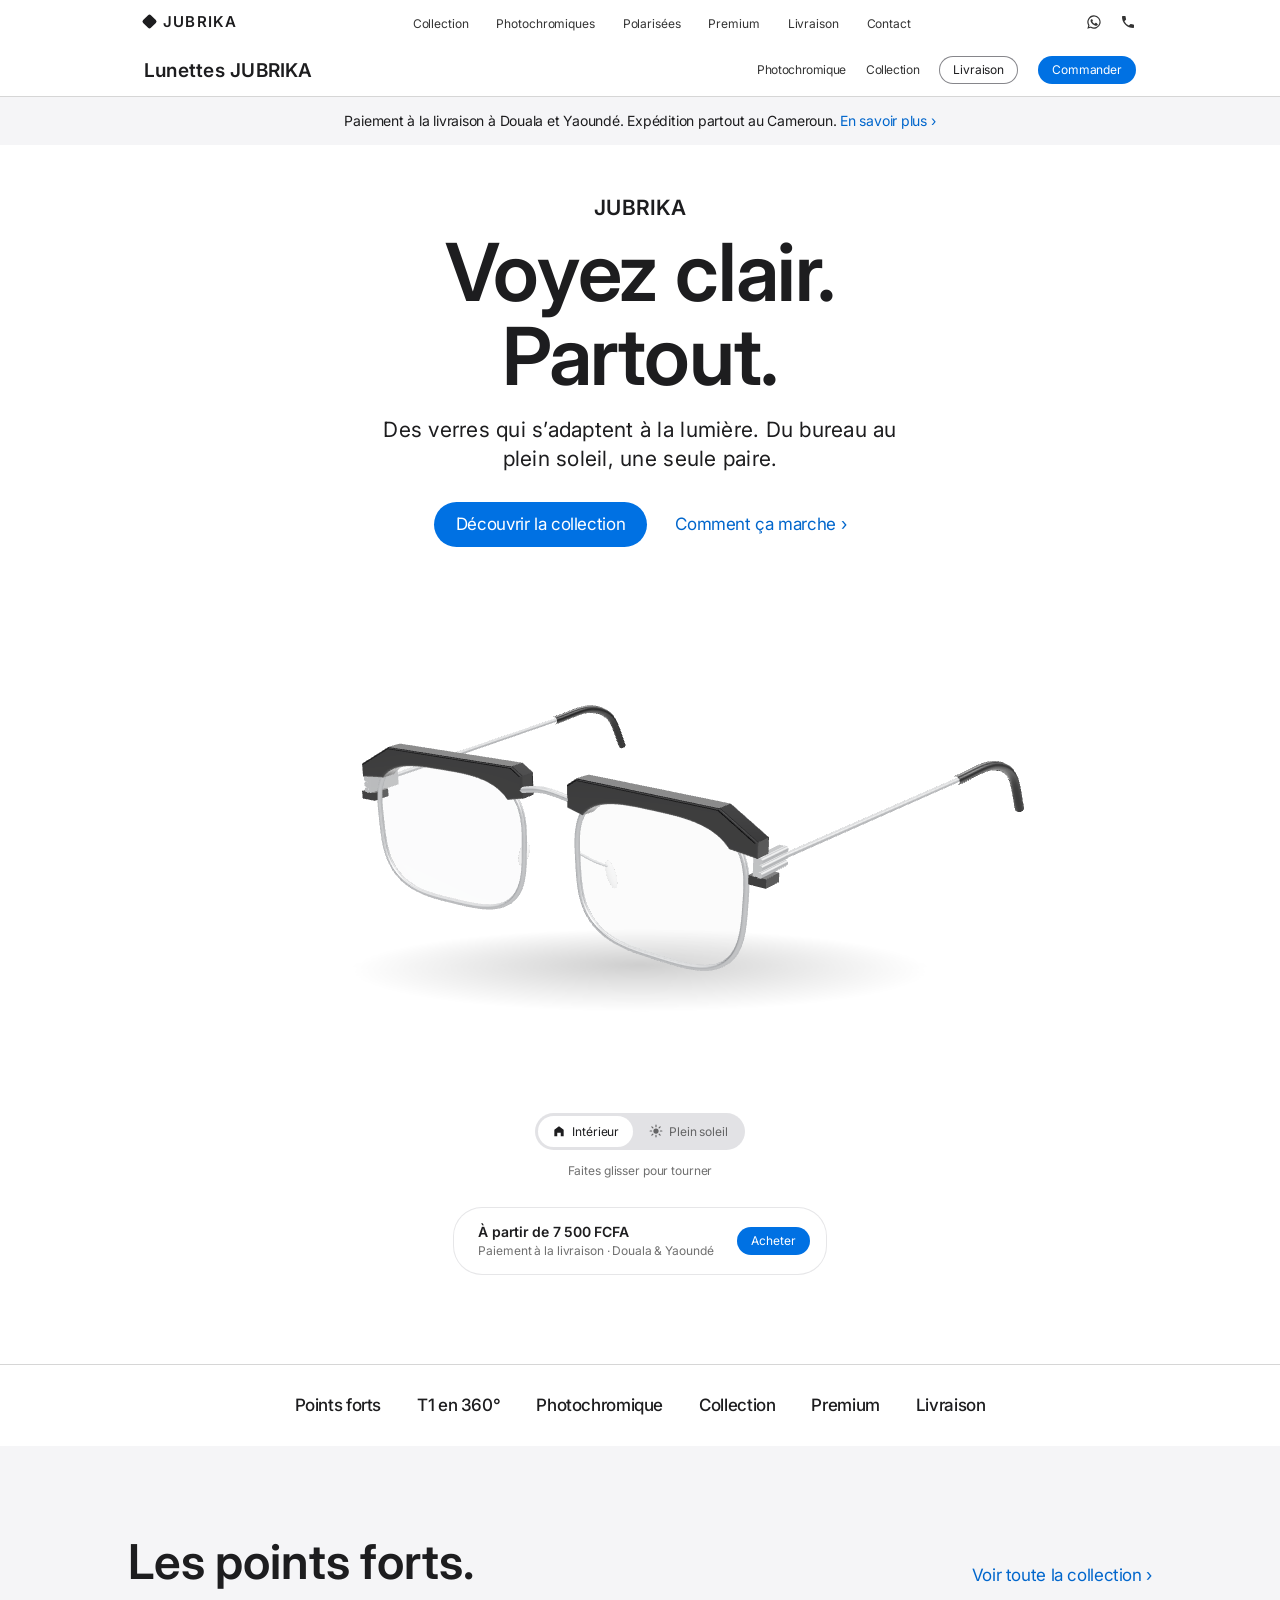
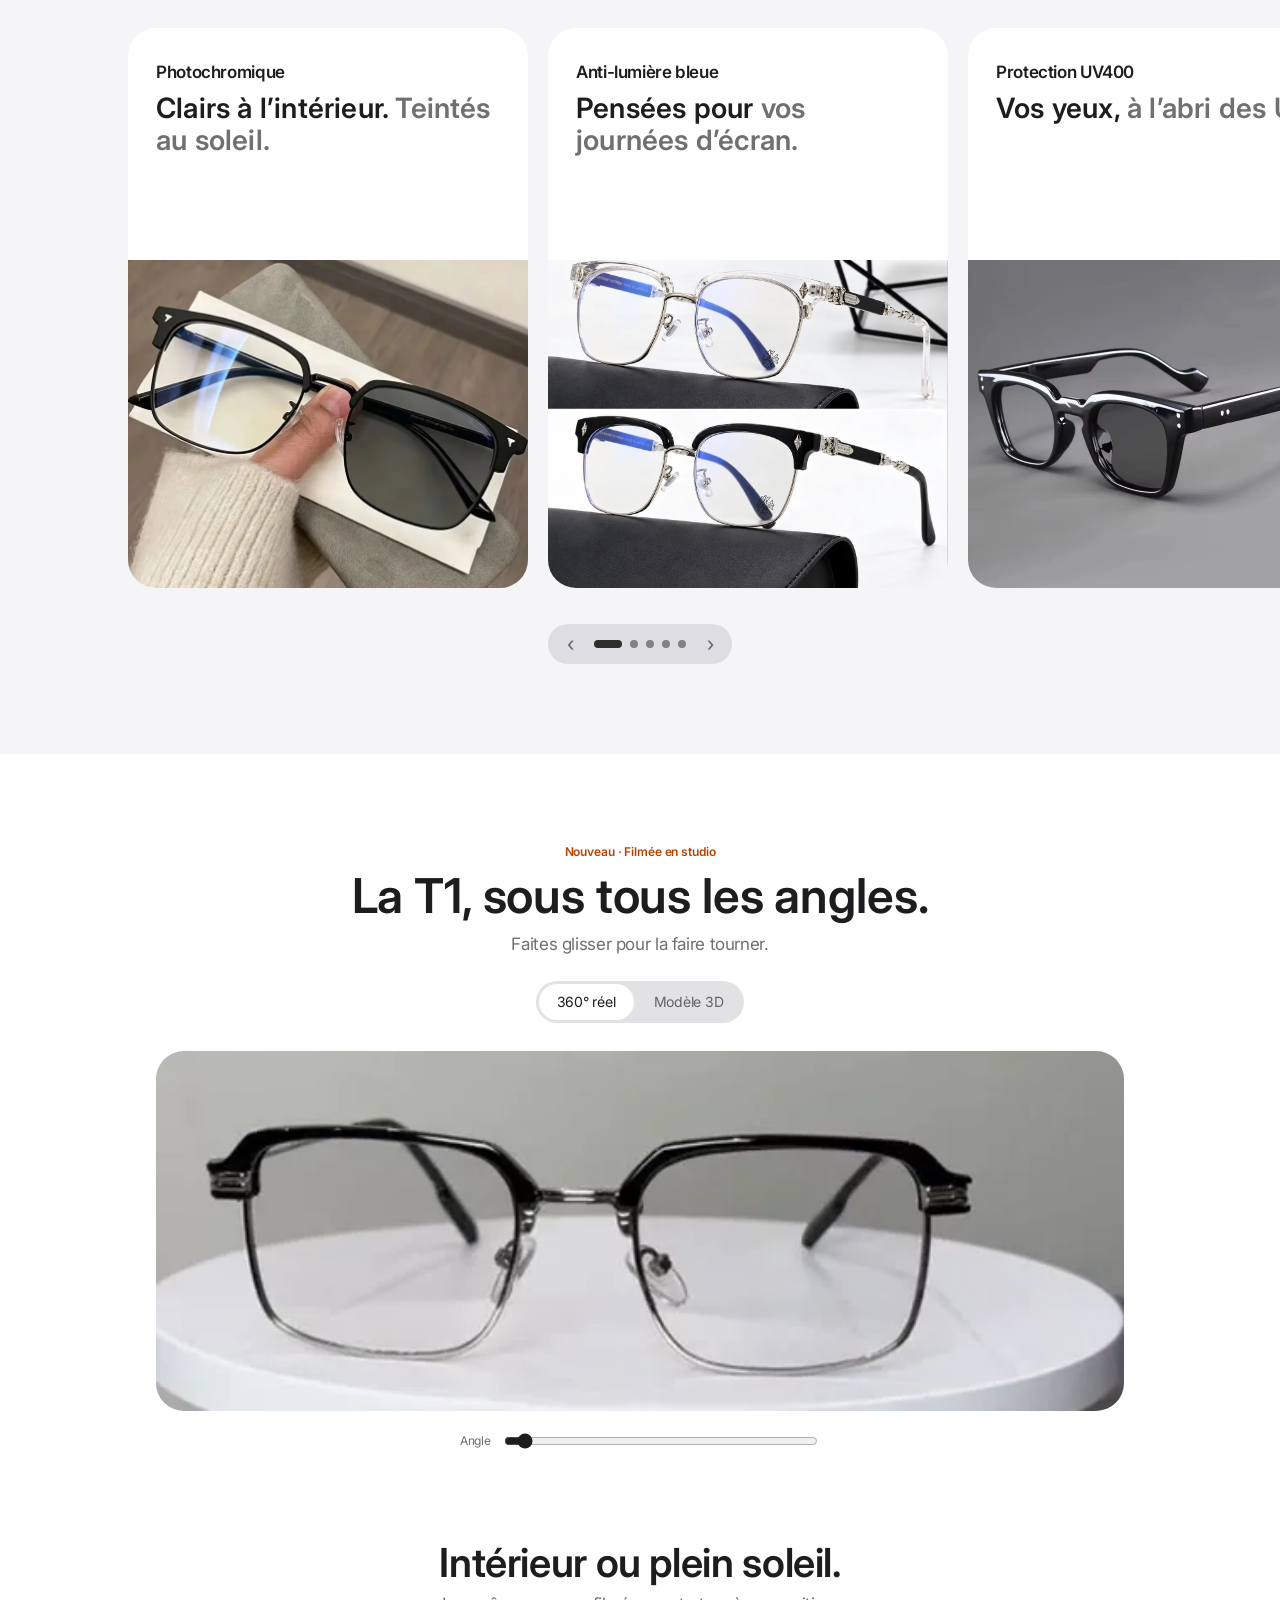
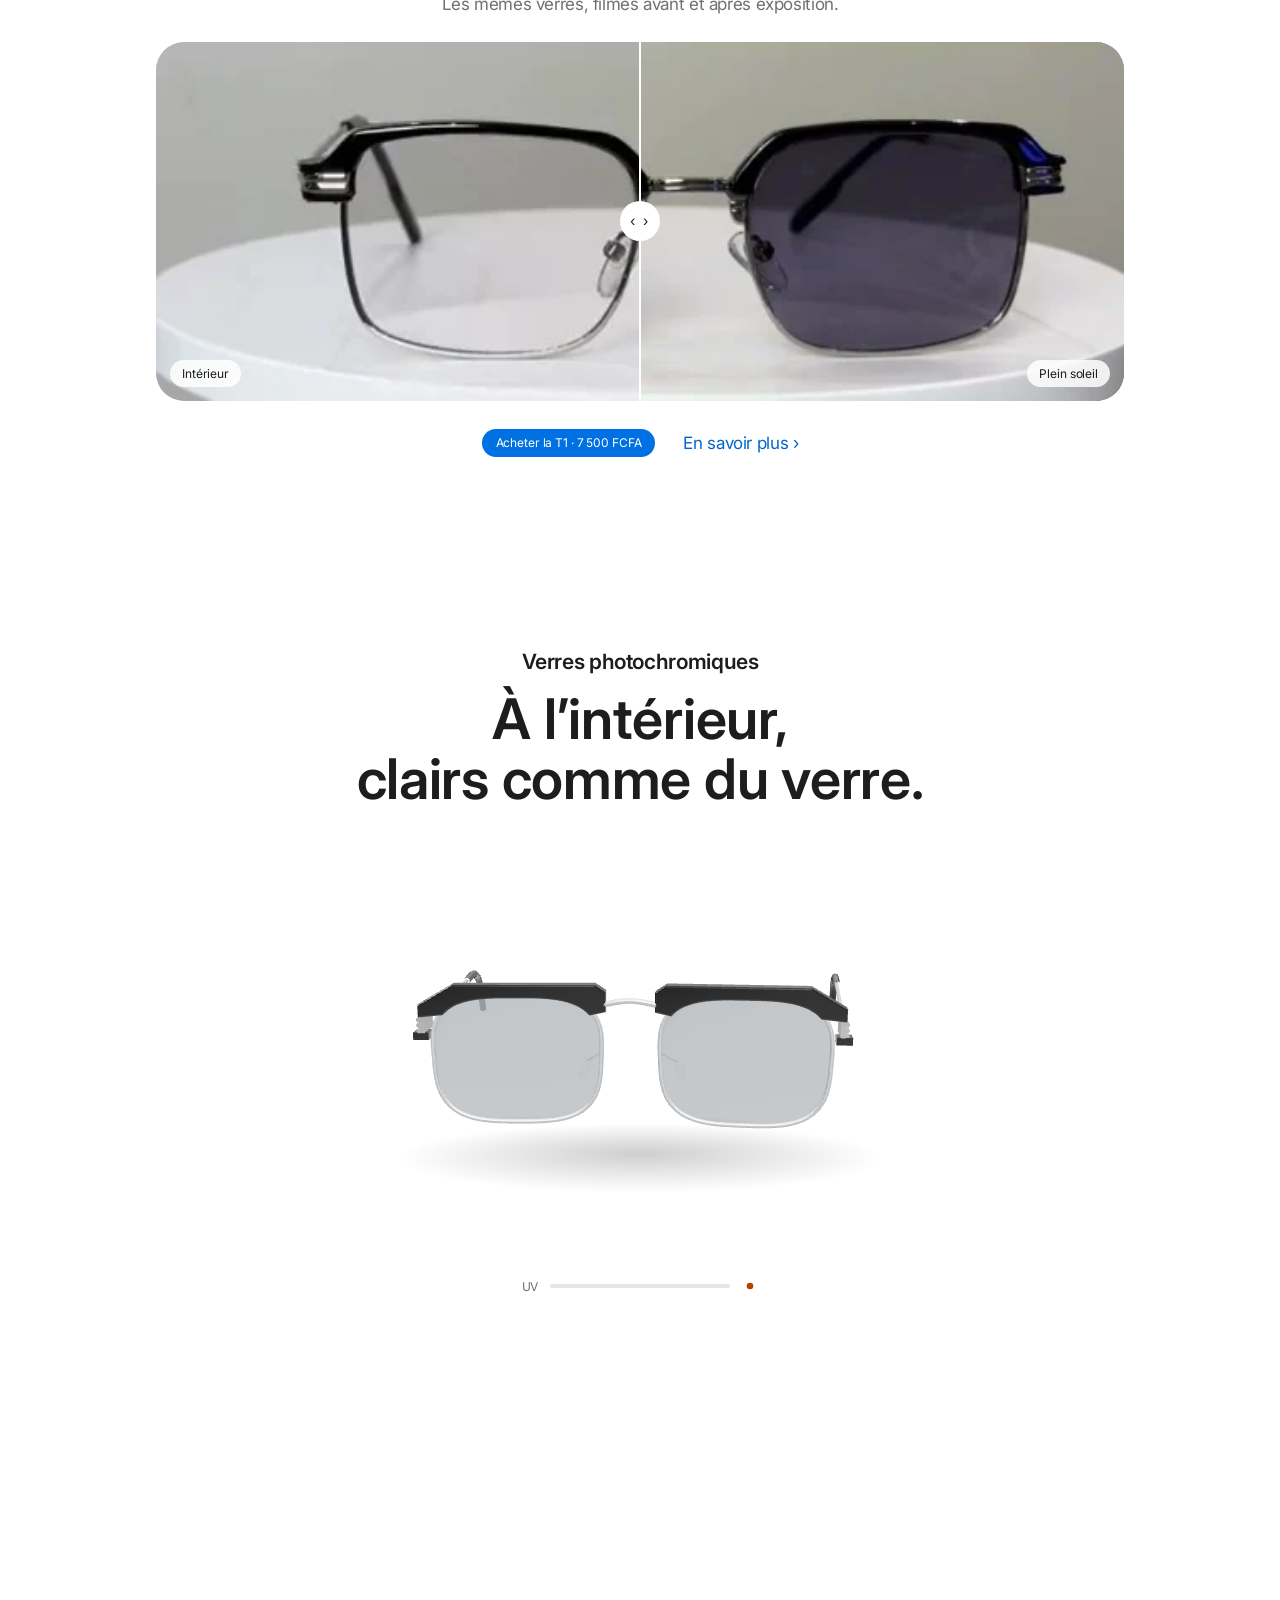
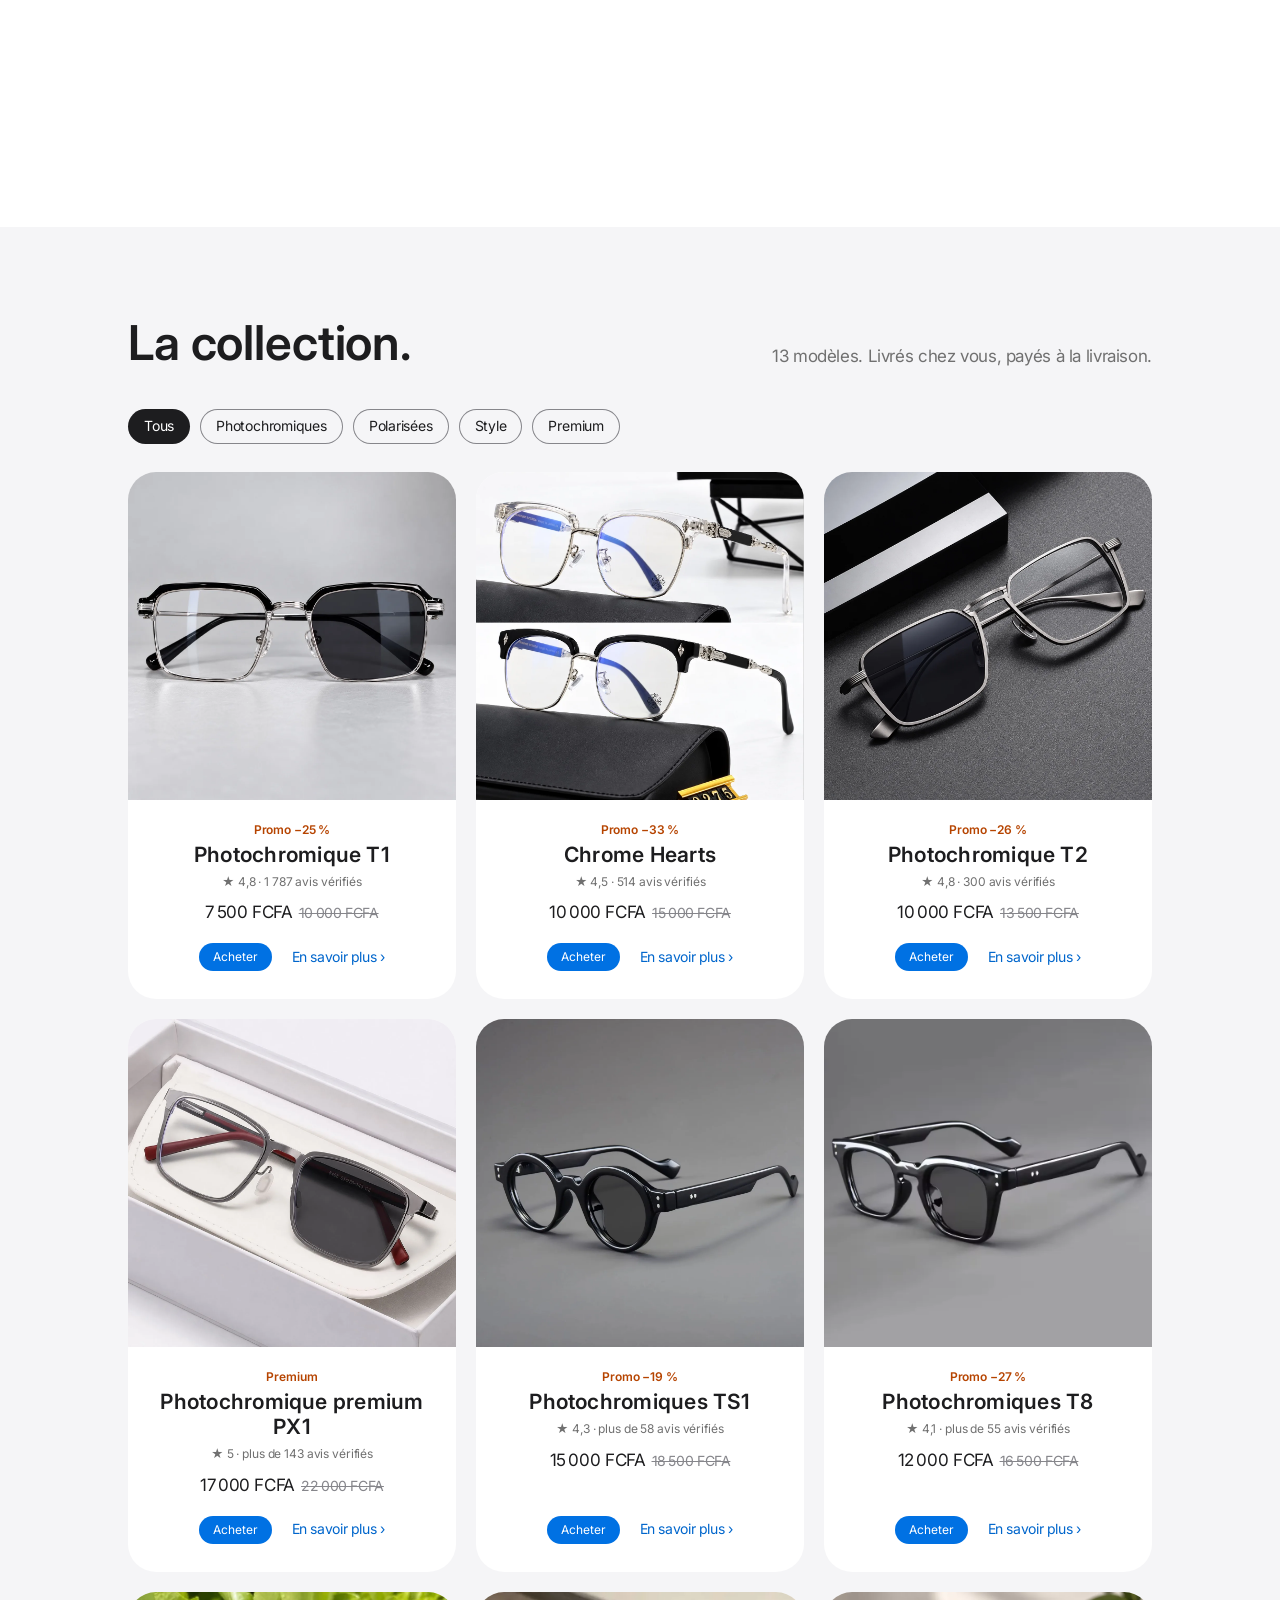
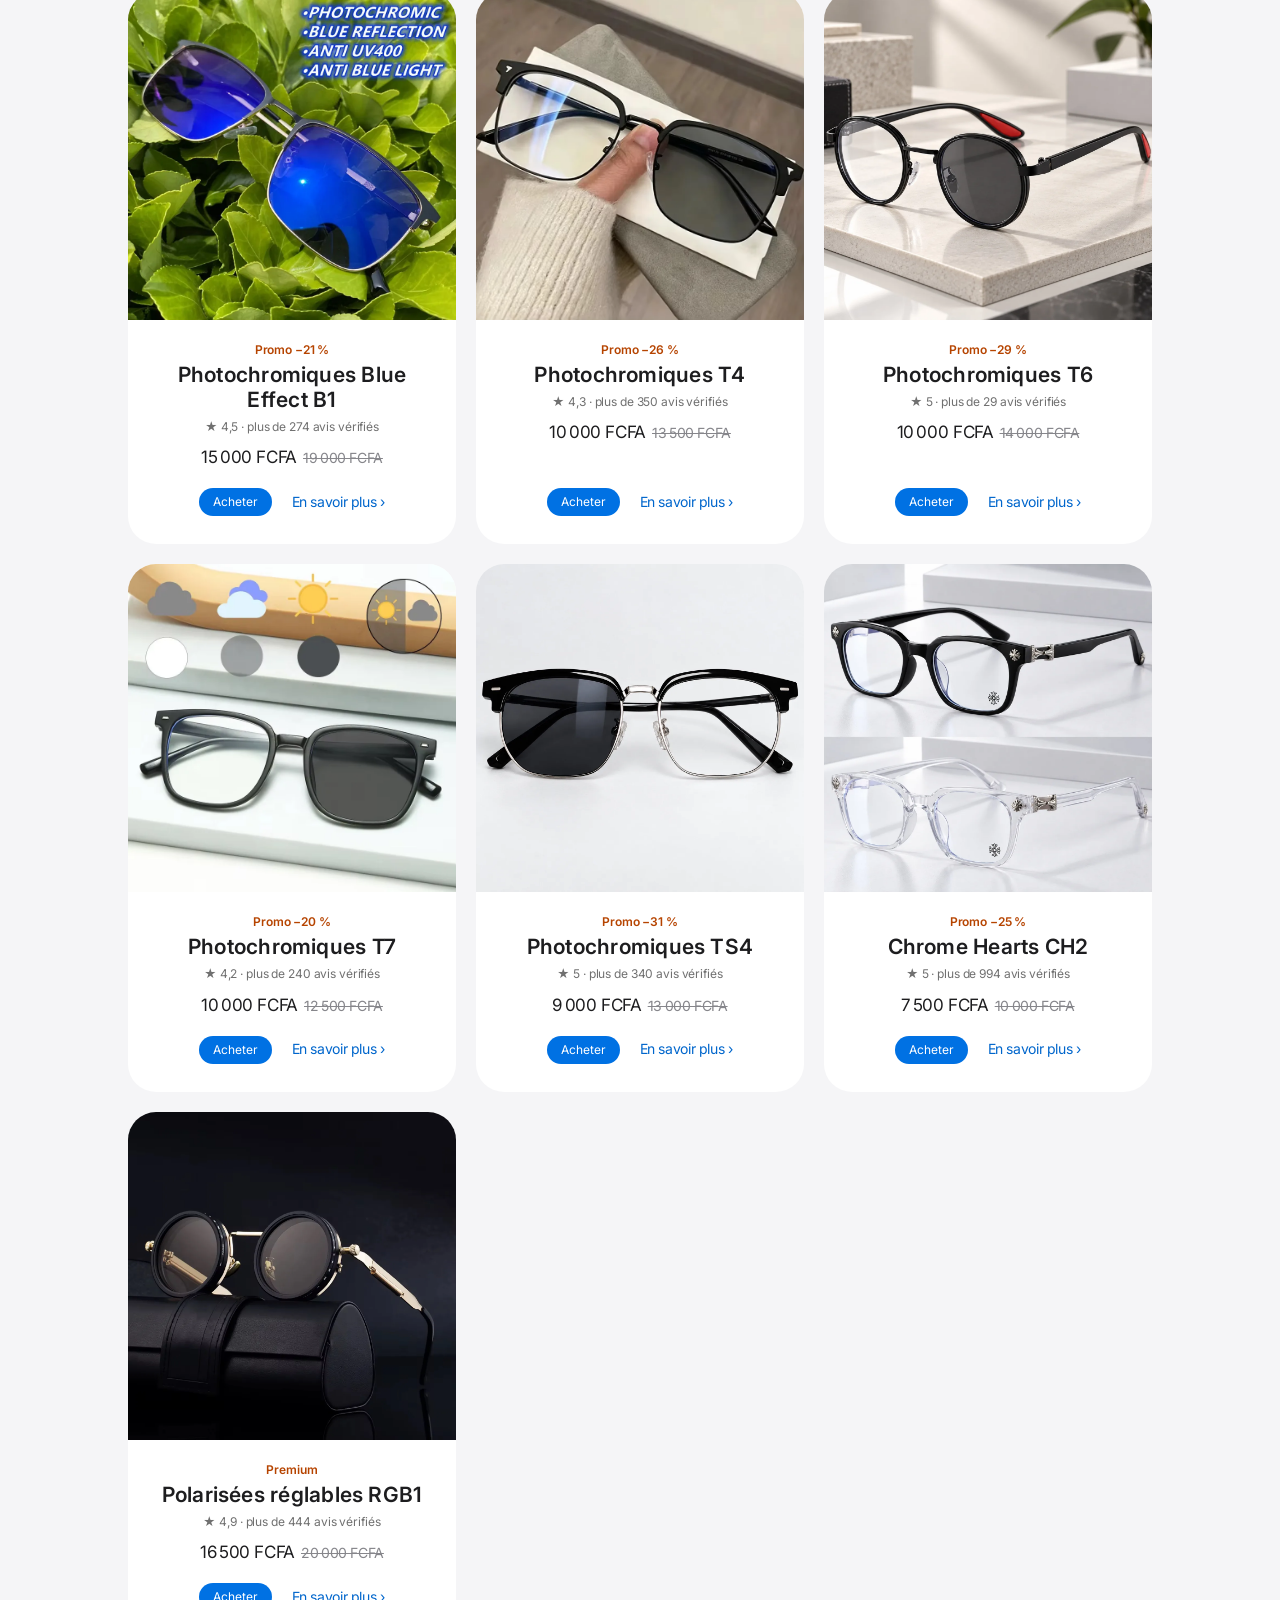
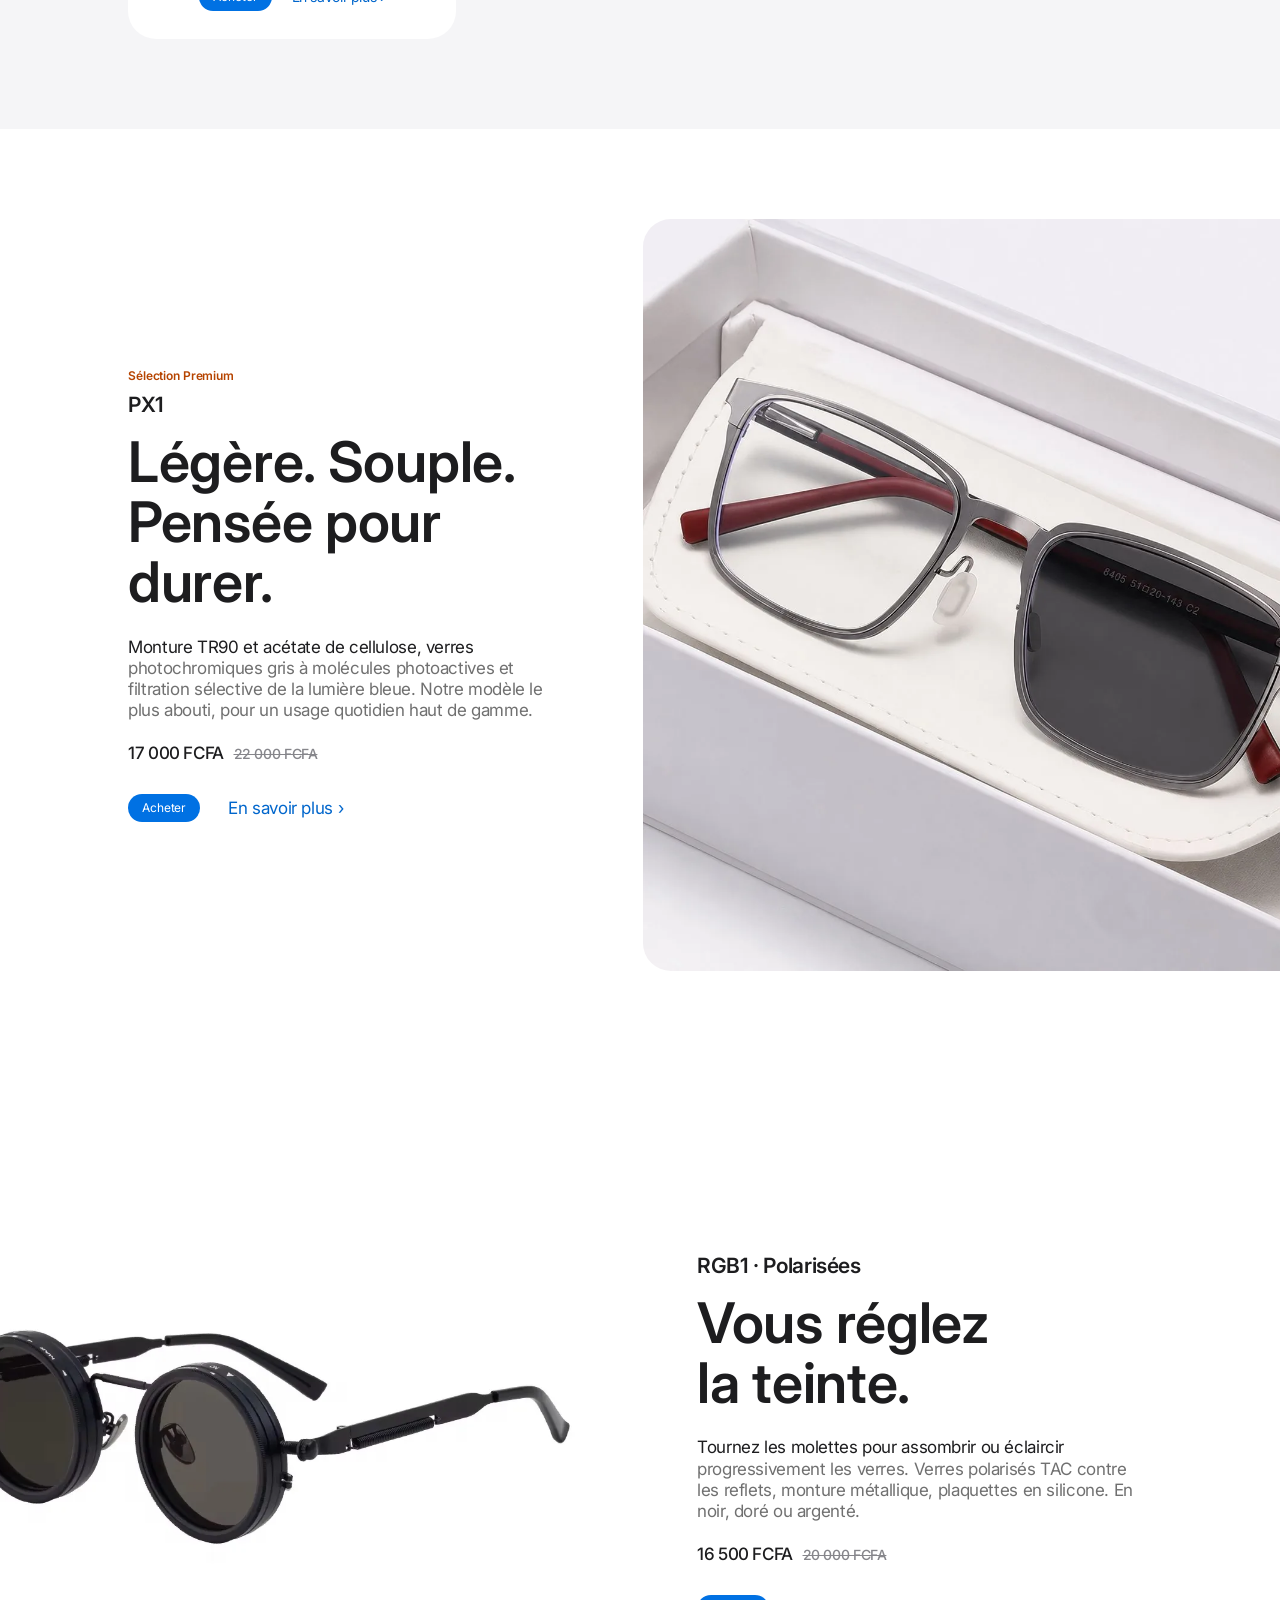
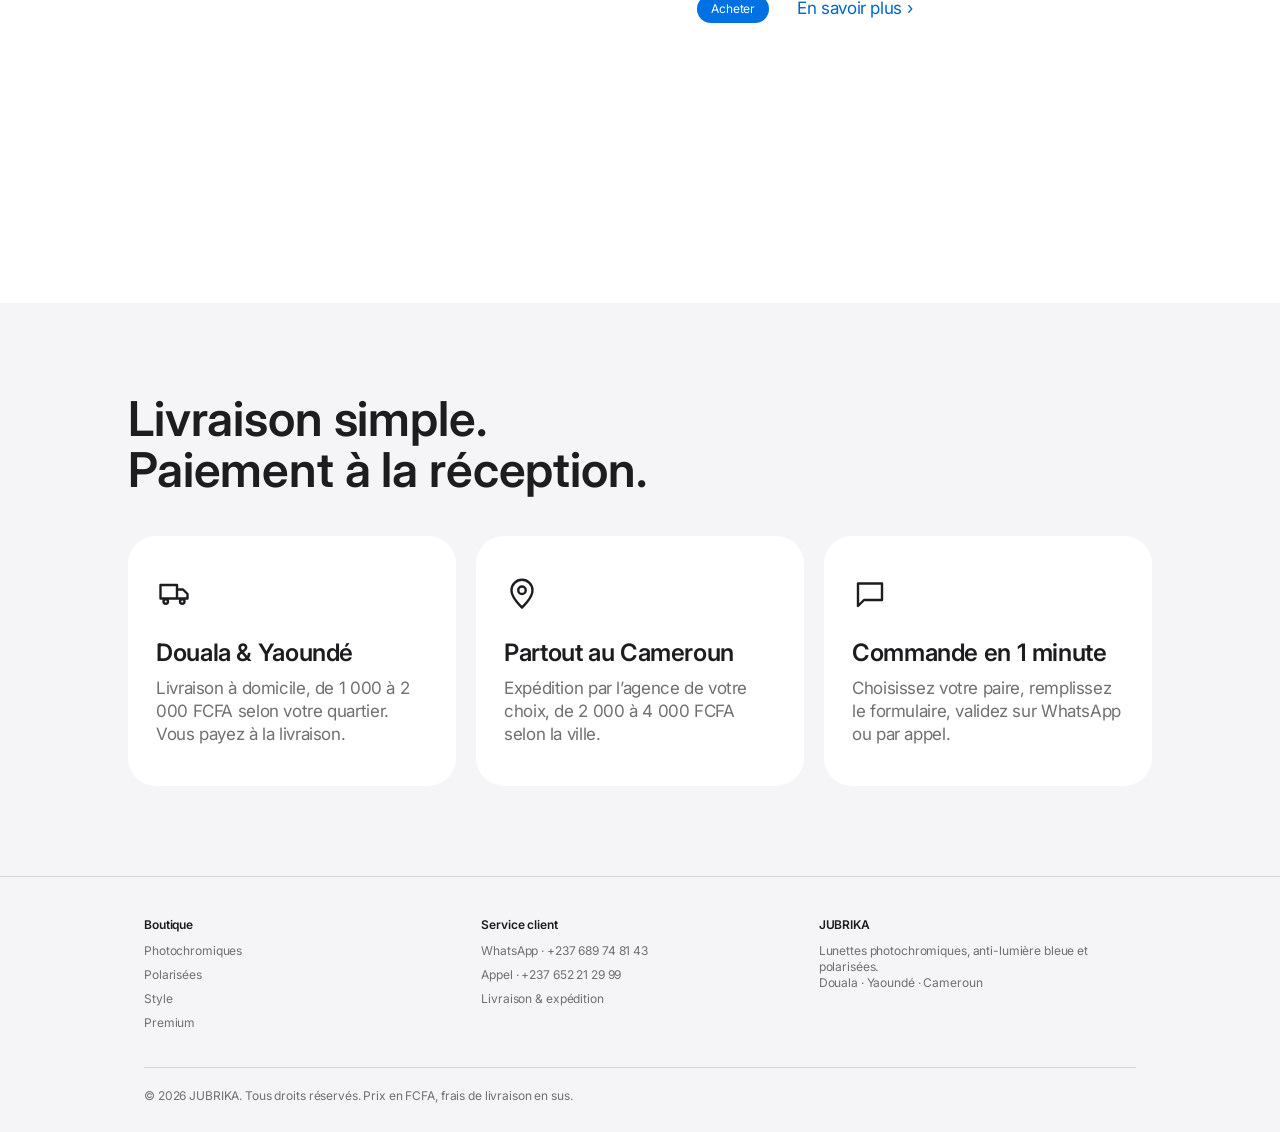
<file: site/index.html>
<!DOCTYPE html>
<html lang="fr">
<head>
<meta charset="utf-8">
<meta name="viewport" content="width=device-width,initial-scale=1,viewport-fit=cover">
<meta name="theme-color" content="#ffffff">
<title>JUBRIKA — Lunettes photochromiques, anti-lumière bleue et polarisées</title>
<meta name="description" content="Lunettes photochromiques, anti-lumière bleue et polarisées. Livraison à Douala et Yaoundé, paiement à la livraison, expédition partout au Cameroun.">
<link rel="preconnect" href="https://fonts.googleapis.com">
<link rel="preconnect" href="https://fonts.gstatic.com" crossorigin>
<link href="https://fonts.googleapis.com/css2?family=Inter:wght@400;500;600&display=swap" rel="stylesheet">
<link rel="stylesheet" href="css/style.css">
</head>
<body>

<!-- Navigation globale -->
<header class="gnav" id="top">
  <nav class="gnav-inner" aria-label="Navigation principale">
    <a class="logo" href="#top" aria-label="JUBRIKA — accueil"><span class="logo-mark"></span>JUBRIKA</a>
    <ul class="gnav-links" id="gnav-links">
      <li><a href="#collection">Collection</a></li>
      <li><a href="#collection" data-filter="Photochromiques">Photochromiques</a></li>
      <li><a href="#collection" data-filter="Polarisées">Polarisées</a></li>
      <li><a href="#collection" data-filter="Premium">Premium</a></li>
      <li><a href="#livraison">Livraison</a></li>
      <li><a href="#contact">Contact</a></li>
    </ul>
    <div class="gnav-icons">
      <a href="https://wa.me/237689748143" target="_blank" rel="noopener" aria-label="WhatsApp">
        <svg viewBox="0 0 24 24" aria-hidden="true"><path d="M12 2a10 10 0 0 0-8.6 15.1L2 22l5-1.3A10 10 0 1 0 12 2Zm0 18.2a8.2 8.2 0 0 1-4.2-1.2l-.3-.2-3 .8.8-2.9-.2-.3A8.2 8.2 0 1 1 12 20.2Zm4.5-6.1c-.2-.1-1.5-.7-1.7-.8-.2-.1-.4-.1-.6.1l-.8 1c-.1.2-.3.2-.5.1a6.7 6.7 0 0 1-3.3-2.9c-.2-.4.2-.4.7-1.3.1-.2 0-.3 0-.4l-.8-1.8c-.2-.5-.4-.4-.6-.4h-.5a1 1 0 0 0-.7.3 3 3 0 0 0-.9 2.2 5.2 5.2 0 0 0 1.1 2.8 11.9 11.9 0 0 0 4.6 4c1.7.7 2.4.8 3.2.7.5-.1 1.5-.6 1.8-1.2.2-.6.2-1.1.1-1.2l-.5-.3Z" fill="currentColor"/></svg>
      </a>
      <a href="tel:+237652212999" aria-label="Appeler JUBRIKA">
        <svg viewBox="0 0 24 24" aria-hidden="true"><path d="M6.6 10.8a15.1 15.1 0 0 0 6.6 6.6l2.2-2.2c.3-.3.7-.4 1-.2 1.1.4 2.3.6 3.6.6.6 0 1 .4 1 1V20c0 .6-.4 1-1 1A17 17 0 0 1 3 4c0-.6.4-1 1-1h3.5c.6 0 1 .4 1 1 0 1.3.2 2.5.6 3.6.1.3 0 .7-.2 1l-2.3 2.2Z" fill="currentColor"/></svg>
      </a>
      <button class="menu-btn" id="menu-btn" aria-expanded="false" aria-controls="gnav-links" aria-label="Menu"><span></span><span></span></button>
    </div>
  </nav>
</header>

<!-- Navigation locale -->
<div class="lnav">
  <div class="lnav-inner">
    <span class="lnav-title">Lunettes JUBRIKA</span>
    <div class="lnav-actions">
      <a class="lnav-link" href="#photochromique">Photochromique</a>
      <a class="lnav-link" href="#collection">Collection</a>
      <a class="pill pill-outline" href="#livraison">Livraison</a>
      <a class="pill pill-blue" href="#collection">Commander</a>
    </div>
  </div>
</div>

<div class="ribbon">
  Paiement à la livraison à Douala et Yaoundé. Expédition partout au Cameroun. <a href="#livraison">En savoir plus ›</a>
</div>

<main>

<!-- Héros -->
<section class="hero">
  <p class="hero-kicker">JUBRIKA</p>
  <h1 class="hero-title">Voyez clair.<br>Partout.</h1>
  <p class="hero-sub">Des verres qui s’adaptent à la lumière. Du bureau au plein soleil, une seule paire.</p>
  <div class="hero-links">
    <a class="pill pill-blue pill-lg" href="#collection">Découvrir la collection</a>
    <a class="text-link" href="#photochromique">Comment ça marche ›</a>
  </div>

  <div class="hero-stage">
    <canvas id="hero-canvas" aria-label="Lunettes JUBRIKA en 3D — faites glisser pour tourner" role="img"></canvas>
    <img class="hero-fallback" src="img/products/t1-1.webp" alt="Lunettes photochromiques T1" hidden>
    <div class="light-toggle" role="group" aria-label="Simuler la lumière">
      <button class="active" data-tint="0" aria-pressed="true">
        <svg viewBox="0 0 24 24" aria-hidden="true"><path d="M4 21V10l8-6 8 6v11h-5v-6H9v6H4Z" fill="currentColor"/></svg>Intérieur
      </button>
      <button data-tint="1" aria-pressed="false">
        <svg viewBox="0 0 24 24" aria-hidden="true"><circle cx="12" cy="12" r="4.5" fill="currentColor"/><g stroke="currentColor" stroke-width="2" stroke-linecap="round"><path d="M12 2v2.5M12 19.5V22M2 12h2.5M19.5 12H22M4.9 4.9l1.8 1.8M17.3 17.3l1.8 1.8M4.9 19.1l1.8-1.8M17.3 6.7l1.8-1.8"/></g></svg>Plein soleil
      </button>
    </div>
    <p class="drag-hint">Faites glisser pour tourner</p>
  </div>

  <div class="price-callout">
    <div>
      <strong>À partir de 7 500 FCFA</strong>
      <span>Paiement à la livraison · Douala &amp; Yaoundé</span>
    </div>
    <a class="pill pill-blue" href="#collection">Acheter</a>
  </div>
</section>

<!-- Ancres -->
<nav class="anchors" aria-label="Sections">
  <a href="#points-forts">Points forts</a>
  <a href="#t1">T1 en 360°</a>
  <a href="#photochromique">Photochromique</a>
  <a href="#collection">Collection</a>
  <a href="#premium">Premium</a>
  <a href="#livraison">Livraison</a>
</nav>

<!-- Points forts -->
<section class="band" id="points-forts">
  <div class="band-head">
    <h2 class="section-title">Les points forts.</h2>
    <a class="text-link" href="#collection">Voir toute la collection ›</a>
  </div>
  <div class="highlights" id="highlights">
    <article class="hl-card">
      <p class="hl-kicker">Photochromique</p>
      <h3>Clairs à l’intérieur. <span>Teintés au soleil.</span></h3>
      <img src="img/products/t4-1.webp" alt="Lunettes photochromiques T4 tenues en main" loading="lazy">
    </article>
    <article class="hl-card">
      <p class="hl-kicker">Anti-lumière bleue</p>
      <h3>Pensées pour <span>vos journées d’écran.</span></h3>
      <img src="img/products/ch1-1.webp" alt="Lunettes anti-lumière bleue CH1" loading="lazy">
    </article>
    <article class="hl-card">
      <p class="hl-kicker">Protection UV400</p>
      <h3>Vos yeux, <span>à l’abri des UV.</span></h3>
      <img src="img/products/t8-1.webp" alt="Lunettes photochromiques T8" loading="lazy">
    </article>
    <article class="hl-card">
      <p class="hl-kicker">Polarisées réglables</p>
      <h3>Une molette. <span>L’intensité qui vous va.</span></h3>
      <img src="img/products/rgb1-1.webp" alt="Lunettes polarisées réglables RGB1" loading="lazy">
    </article>
    <article class="hl-card hl-card-text">
      <p class="hl-kicker">Paiement à la livraison</p>
      <h3>Vous payez <span>quand vous recevez.</span></h3>
      <p class="hl-big">+10 000</p>
      <p class="hl-note">clients satisfaits au Cameroun</p>
    </article>
  </div>
  <div class="hl-controls" aria-label="Défilement des points forts">
    <button id="hl-prev" aria-label="Précédent">‹</button>
    <span class="hl-dots" id="hl-dots"></span>
    <button id="hl-next" aria-label="Suivant">›</button>
  </div>
</section>

<!-- T1 : vues réelles + 3D -->
<section class="studio" id="t1">
  <div class="studio-head">
    <p class="launch">Nouveau · Filmée en studio</p>
    <h2 class="section-title">La T1, sous tous les angles.</h2>
    <p class="band-sub">Faites glisser pour la faire tourner.</p>
    <div class="seg" role="tablist" aria-label="Type de vue">
      <button class="active" role="tab" aria-selected="true" data-view="spin">360° réel</button>
      <button role="tab" aria-selected="false" data-view="model">Modèle 3D</button>
    </div>
  </div>
  <div class="studio-stage">
    <div class="spin" id="spin" aria-label="Lunettes T1 en rotation à 360°, faites glisser pour tourner" role="img">
      <img id="spin-img" src="img/t1-360/00.webp" alt="" draggable="false">
    </div>
    <canvas id="t1-canvas" hidden aria-label="Lunettes T1 en 3D" role="img"></canvas>
  </div>
  <div class="studio-controls">
    <label class="spin-range" id="spin-ctrl"><span>Angle</span><input type="range" id="spin-range" min="0" max="71" value="0"></label>
    <div class="light-toggle" id="t1-toggle" role="group" aria-label="Simuler la lumière" hidden>
      <button class="active" data-tint="0" aria-pressed="true">Intérieur</button>
      <button data-tint="1" aria-pressed="false">Plein soleil</button>
    </div>
  </div>

  <div class="compare-wrap">
    <h3 class="compare-title">Intérieur ou plein soleil.<br><span>Les mêmes verres, filmés avant et après exposition.</span></h3>
    <div class="compare" id="compare">
      <img src="img/t1-360/face-clair.webp" alt="T1 verres clairs, à l’intérieur">
      <div class="compare-top" id="compare-top"><img src="img/t1-360/face-fonce.webp" alt="T1 verres teintés, au soleil"></div>
      <div class="compare-line" id="compare-line"></div>
      <span class="compare-tag left">Intérieur</span><span class="compare-tag right">Plein soleil</span>
      <input type="range" id="compare-range" min="0" max="100" value="50" aria-label="Comparer intérieur et plein soleil">
    </div>
    <div class="hero-links">
      <a class="pill pill-blue" href="#produit-T1">Acheter la T1 · 7 500 FCFA</a>
      <a class="text-link" href="#produit-T1">En savoir plus ›</a>
    </div>
  </div>
</section>

<!-- Photochromique : scroll -->
<section class="photo-story" id="photochromique">
  <div class="story-sticky">
    <div class="story-text">
      <p class="story-kicker">Verres photochromiques</p>
      <h2 class="story-steps">
        <span class="step active" data-step="0">À l’intérieur,<br>clairs comme du verre.</span>
        <span class="step" data-step="1">Dehors, ils se teintent<br>en quelques secondes.</span>
        <span class="step" data-step="2">Une seule paire.<br>Toute la journée.</span>
      </h2>
    </div>
    <canvas id="story-canvas" aria-hidden="true"></canvas>
    <img class="story-fallback" src="img/products/t1-1.webp" alt="" hidden>
    <div class="uv-meter" aria-hidden="true">
      <span>UV</span><div class="uv-track"><div class="uv-fill" id="uv-fill"></div></div>
      <svg viewBox="0 0 24 24"><circle cx="12" cy="12" r="5" fill="currentColor"/></svg>
    </div>
  </div>
</section>

<!-- Collection -->
<section class="band" id="collection">
  <div class="band-head">
    <h2 class="section-title">La collection.</h2>
    <p class="band-sub">13 modèles. Livrés chez vous, payés à la livraison.</p>
  </div>
  <div class="filters" role="tablist" aria-label="Filtrer la collection">
    <button class="pill pill-outline active" data-filter="Tous" role="tab" aria-selected="true">Tous</button>
    <button class="pill pill-outline" data-filter="Photochromiques" role="tab" aria-selected="false">Photochromiques</button>
    <button class="pill pill-outline" data-filter="Polarisées" role="tab" aria-selected="false">Polarisées</button>
    <button class="pill pill-outline" data-filter="Style" role="tab" aria-selected="false">Style</button>
    <button class="pill pill-outline" data-filter="Premium" role="tab" aria-selected="false">Premium</button>
  </div>
  <div class="grid" id="grid"></div>
</section>

<!-- Premium PX1 -->
<section class="editorial" id="premium">
  <div class="ed-text">
    <p class="launch">Sélection Premium</p>
    <p class="ed-kicker">PX1</p>
    <h2 class="ed-title">Légère. Souple.<br>Pensée pour durer.</h2>
    <p class="ed-body">Monture TR90 et acétate de cellulose, verres photochromiques gris à molécules photoactives et filtration sélective de la lumière bleue. Notre modèle le plus abouti, pour un usage quotidien haut de gamme.</p>
    <p class="ed-price">17 000 FCFA <s>22 000 FCFA</s></p>
    <div class="hero-links left">
      <a class="pill pill-blue" href="#produit-PX1">Acheter</a>
      <a class="text-link" href="#produit-PX1">En savoir plus ›</a>
    </div>
  </div>
  <div class="ed-media"><img src="img/products/px1-1.webp" alt="Lunettes photochromiques premium PX1" loading="lazy"></div>
</section>

<section class="editorial reverse">
  <div class="ed-text">
    <p class="ed-kicker">RGB1 · Polarisées</p>
    <h2 class="ed-title">Vous réglez<br>la teinte.</h2>
    <p class="ed-body">Tournez les molettes pour assombrir ou éclaircir progressivement les verres. Verres polarisés TAC contre les reflets, monture métallique, plaquettes en silicone. En noir, doré ou argenté.</p>
    <p class="ed-price">16 500 FCFA <s>20 000 FCFA</s></p>
    <div class="hero-links left">
      <a class="pill pill-blue" href="#produit-RGB1">Acheter</a>
      <a class="text-link" href="#produit-RGB1">En savoir plus ›</a>
    </div>
  </div>
  <div class="ed-media"><img src="img/products/rgb1-2.webp" alt="Lunettes polarisées réglables RGB1" loading="lazy"></div>
</section>

<!-- Livraison -->
<section class="band" id="livraison">
  <div class="band-head">
    <h2 class="section-title">Livraison simple.<br>Paiement à la réception.</h2>
  </div>
  <div class="cards3">
    <article class="info-card">
      <svg viewBox="0 0 24 24" aria-hidden="true"><path d="M3 6h11v9H3zM14 9h4l3 3v3h-7zM6.5 18.5a1.5 1.5 0 1 0 0-3 1.5 1.5 0 0 0 0 3Zm11 0a1.5 1.5 0 1 0 0-3 1.5 1.5 0 0 0 0 3Z" fill="none" stroke="currentColor" stroke-width="1.6" stroke-linejoin="round"/></svg>
      <h3>Douala &amp; Yaoundé</h3>
      <p>Livraison à domicile, de 1 000 à 2 000 FCFA selon votre quartier. Vous payez à la livraison.</p>
    </article>
    <article class="info-card">
      <svg viewBox="0 0 24 24" aria-hidden="true"><path d="M12 21s-7-6.2-7-11.5a7 7 0 0 1 14 0C19 14.8 12 21 12 21Zm0-9a2.5 2.5 0 1 0 0-5 2.5 2.5 0 0 0 0 5Z" fill="none" stroke="currentColor" stroke-width="1.6"/></svg>
      <h3>Partout au Cameroun</h3>
      <p>Expédition par l’agence de votre choix, de 2 000 à 4 000 FCFA selon la ville.</p>
    </article>
    <article class="info-card">
      <svg viewBox="0 0 24 24" aria-hidden="true"><path d="M4 5h16v11H8l-4 4z" fill="none" stroke="currentColor" stroke-width="1.6" stroke-linejoin="round"/></svg>
      <h3>Commande en 1 minute</h3>
      <p>Choisissez votre paire, remplissez le formulaire, validez sur WhatsApp ou par appel.</p>
    </article>
  </div>
</section>

</main>

<footer class="footer" id="contact">
  <div class="footer-inner">
    <div class="footer-cols">
      <div>
        <h4>Boutique</h4>
        <a href="#collection" data-filter="Photochromiques">Photochromiques</a>
        <a href="#collection" data-filter="Polarisées">Polarisées</a>
        <a href="#collection" data-filter="Style">Style</a>
        <a href="#collection" data-filter="Premium">Premium</a>
      </div>
      <div>
        <h4>Service client</h4>
        <a href="https://wa.me/237689748143" target="_blank" rel="noopener">WhatsApp · +237 689 74 81 43</a>
        <a href="tel:+237652212999">Appel · +237 652 21 29 99</a>
        <a href="#livraison">Livraison &amp; expédition</a>
      </div>
      <div>
        <h4>JUBRIKA</h4>
        <p>Lunettes photochromiques, anti-lumière bleue et polarisées.<br>Douala · Yaoundé · Cameroun</p>
      </div>
    </div>
    <p class="legal">© 2026 JUBRIKA. Tous droits réservés. Prix en FCFA, frais de livraison en sus.</p>
  </div>
</footer>

<!-- Fiche produit -->
<dialog class="sheet" id="sheet" aria-labelledby="sheet-title">
  <button class="sheet-close" id="sheet-close" aria-label="Fermer">×</button>
  <div class="sheet-body" id="sheet-body"></div>
</dialog>

<div class="toast" id="toast" role="alert" hidden></div>

<!-- js/bundle.js est généré depuis js/app.js : voir README.md -->
<script src="js/bundle.js" defer></script>
</body>
</html>
</file>
<file: site/css/style.css>
/* JUBRIKA — galerie blanche, typographie compacte, bleu réservé aux actions. */
:root{
  --white:#ffffff;--mist:#f5f5f7;--frost:#fafafc;--hairline:#d6d6d6;--control:#e6e6e8;
  --ink:#1d1d1f;--slate:#707070;--steel:#86868b;--link:#0066cc;--blue:#0071e3;--orange:#b64400;
  --display:-apple-system,BlinkMacSystemFont,"SF Pro Display",Inter,"Helvetica Neue",Arial,sans-serif;
  --text:-apple-system,BlinkMacSystemFont,"SF Pro Text",Inter,"Helvetica Neue",Arial,sans-serif;
  --r-card:28px;--section:90px;--gap:20px;--gutter:max(16px,calc((100vw - 1024px)/2));
}
*{box-sizing:border-box}
html{scroll-behavior:smooth;scroll-padding-top:52px}
body{margin:0;background:var(--white);color:var(--ink);font-family:var(--text);font-size:17px;line-height:1.47;letter-spacing:-.374px;-webkit-font-smoothing:antialiased;overflow-x:hidden}
a{color:inherit;text-decoration:none}
img{max-width:100%;display:block}
button{font:inherit;color:inherit;cursor:pointer}
h1,h2,h3,h4{font-family:var(--display);margin:0}
[hidden]{display:none!important}

/* ---------- Boutons ---------- */
.pill{display:inline-flex;align-items:center;justify-content:center;gap:6px;border-radius:9999px;font-size:12px;line-height:1.33;letter-spacing:-.12px;padding:6px 14px;white-space:nowrap;border:0;background:none;transition:background .2s,color .2s}
.pill-blue{background:var(--blue);color:#fff}
.pill-blue:hover{background:#0077ed}
.pill-outline{box-shadow:inset 0 0 0 1px var(--steel);color:var(--ink)}
.pill-outline:hover{box-shadow:inset 0 0 0 1px var(--ink)}
.pill-outline.active{background:var(--ink);color:#fff;box-shadow:none}
.pill-lg{font-size:17px;padding:11px 22px;letter-spacing:-.374px}
.text-link{color:var(--link);font-size:17px}
.text-link:hover{text-decoration:underline}

/* ---------- Navigation globale ---------- */
.gnav{background:rgba(255,255,255,.92);backdrop-filter:saturate(180%) blur(20px);-webkit-backdrop-filter:saturate(180%) blur(20px);position:relative;z-index:60}
.gnav-inner{max-width:1024px;margin:auto;height:44px;padding:0 16px;display:flex;align-items:center;justify-content:space-between;gap:20px}
.logo{display:flex;align-items:center;gap:8px;font-family:var(--display);font-weight:600;font-size:15px;letter-spacing:1.2px}
.logo-mark{width:11px;height:11px;background:var(--ink);transform:rotate(45deg);border-radius:2px}
.gnav-links{display:flex;gap:28px;list-style:none;margin:0;padding:0}
.gnav-links a{font-size:12px;line-height:1;letter-spacing:-.12px;color:rgba(0,0,0,.8)}
.gnav-links a:hover{color:var(--ink)}
.gnav-icons{display:flex;align-items:center;gap:18px}
.gnav-icons a,.gnav-icons button{display:flex;color:rgba(0,0,0,.8)}
.gnav-icons svg{width:16px;height:16px}
.gnav-icons .menu-btn{display:none;background:none;border:0;width:22px;height:22px;flex-direction:column;justify-content:center;gap:6px;padding:0}
.menu-btn span{display:block;height:1.2px;background:var(--ink);transition:transform .25s}
.menu-btn[aria-expanded=true] span:first-child{transform:translateY(3.6px) rotate(45deg)}
.menu-btn[aria-expanded=true] span:last-child{transform:translateY(-3.6px) rotate(-45deg)}

/* ---------- Navigation locale ---------- */
.lnav{position:sticky;top:0;z-index:50;background:rgba(255,255,255,.85);backdrop-filter:saturate(180%) blur(20px);-webkit-backdrop-filter:saturate(180%) blur(20px);border-bottom:1px solid var(--hairline)}
.lnav-inner{max-width:1024px;margin:auto;height:52px;padding:0 16px;display:flex;align-items:center;justify-content:space-between;gap:16px}
.lnav-title{font-family:var(--display);font-size:19px;font-weight:600;line-height:1.21;letter-spacing:.228px;white-space:nowrap}
.lnav-actions{display:flex;align-items:center;gap:20px}
.lnav-link{font-size:12px;color:rgba(0,0,0,.8)}
.lnav-link:hover{color:var(--link)}

.ribbon{background:var(--mist);text-align:center;font-size:14px;line-height:1.43;letter-spacing:-.224px;padding:14px 16px;color:var(--ink)}
.ribbon a{color:var(--link)}

/* ---------- Héros ---------- */
.hero{text-align:center;padding:52px 16px 0;position:relative}
.hero-kicker{font-family:var(--display);font-size:21px;font-weight:600;line-height:1;letter-spacing:.231px;margin:0 0 12px}
.hero-title{font-size:80px;font-weight:600;line-height:1.05;letter-spacing:-1.2px}
.hero-sub{font-size:21px;line-height:1.38;letter-spacing:.012em;color:var(--ink);max-width:560px;margin:18px auto 0;font-family:var(--display)}
.hero-links{display:flex;align-items:center;justify-content:center;gap:28px;margin-top:28px;flex-wrap:wrap}
.hero-links.left{justify-content:flex-start}
.hero-stage{position:relative;max-width:1100px;margin:8px auto 0}
#hero-canvas{width:100%;height:min(62vh,560px);display:block;cursor:grab}
#hero-canvas.grabbing{cursor:grabbing}
.hero-fallback{width:min(720px,100%);margin:32px auto;border-radius:var(--r-card)}
.drag-hint{margin:0;font-size:12px;color:var(--slate);letter-spacing:-.12px}
.light-toggle{display:inline-flex;gap:2px;padding:3px;border-radius:36px;background:rgba(210,210,215,.64);backdrop-filter:blur(20px);margin-bottom:12px}
.light-toggle button{display:flex;align-items:center;gap:6px;border:0;background:transparent;border-radius:36px;padding:7px 14px;font-size:12px;letter-spacing:-.12px;color:rgba(0,0,0,.56)}
.light-toggle button svg{width:14px;height:14px}
.light-toggle button.active{background:#fff;color:var(--ink)}
.price-callout{display:inline-flex;align-items:center;gap:24px;text-align:left;background:#fff;border-radius:var(--r-card);padding:14px 16px 14px 24px;margin:28px auto 0;box-shadow:var(--shadow-subtle,0 0 0 1px #e6e6e8)}
.price-callout strong{display:block;font-size:14px;font-weight:600;letter-spacing:-.224px}
.price-callout span{display:block;font-size:12px;color:var(--slate);letter-spacing:-.12px}

/* ---------- Ancres ---------- */
.anchors{display:flex;justify-content:center;gap:36px;padding:28px 16px;margin-top:var(--section);overflow-x:auto;scrollbar-width:none;border-top:1px solid var(--hairline)}
.anchors::-webkit-scrollbar{display:none}
.anchors a{font-size:17px;font-weight:500;line-height:25px;white-space:nowrap}
.anchors a:hover{color:var(--link)}

/* ---------- Bandes grises ---------- */
.band{background:var(--mist);padding:var(--section) 0}
.band-head{padding:0 var(--gutter);display:flex;align-items:flex-end;justify-content:space-between;gap:20px;flex-wrap:wrap;margin-bottom:40px}
.section-title{font-size:48px;font-weight:600;line-height:1.08;letter-spacing:-.003em}
.band-sub{margin:0;color:var(--slate);font-size:17px}

/* Points forts */
.highlights{display:flex;gap:var(--gap);overflow-x:auto;scroll-snap-type:x mandatory;padding:0 var(--gutter) 8px;scroll-padding:0 var(--gutter);scrollbar-width:none}
.highlights::-webkit-scrollbar{display:none}
.hl-card{flex:0 0 min(400px,82vw);height:560px;background:#fff;border-radius:var(--r-card);scroll-snap-align:start;overflow:hidden;position:relative;display:flex;flex-direction:column;padding:32px 28px 0}
.hl-kicker{font-family:var(--display);font-size:17px;font-weight:600;margin:0 0 8px}
.hl-card h3{font-size:28px;font-weight:600;line-height:1.14;letter-spacing:.007em}
.hl-card h3 span{color:var(--slate)}
.hl-card img{margin:auto -28px 0;width:calc(100% + 56px);max-width:none;height:62%;object-fit:cover}
.hl-card-text{justify-content:flex-start}
.hl-big{font-family:var(--display);font-size:80px;font-weight:600;letter-spacing:-1.2px;line-height:1;margin:auto 0 8px}
.hl-note{margin:0 0 40px;color:var(--slate)}
.hl-controls{display:flex;align-items:center;gap:10px;width:max-content;margin:28px auto 0;padding:6px 8px;border-radius:36px;background:rgba(210,210,215,.64)}
.hl-controls button{width:28px;height:28px;border:0;border-radius:50%;background:transparent;color:rgba(0,0,0,.56);font-size:20px;line-height:1}
.hl-controls button:hover{background:rgba(255,255,255,.6)}
.hl-dots{display:flex;gap:8px}
.hl-dots i{width:8px;height:8px;border-radius:50%;background:rgba(0,0,0,.42);transition:width .3s,background .3s}
.hl-dots i.on{width:28px;border-radius:8px;background:rgba(0,0,0,.8)}

/* ---------- Photochromique (scroll) ---------- */
.photo-story{height:320vh;position:relative;background:#fff}
.story-sticky{position:sticky;top:52px;height:calc(100vh - 52px);display:flex;flex-direction:column;align-items:center;justify-content:center;overflow:hidden;padding:0 16px}
.story-text{text-align:center;position:relative;z-index:1}
.story-kicker{font-family:var(--display);font-size:21px;font-weight:600;margin:0 0 12px}
.story-steps{display:grid;font-size:56px;font-weight:600;line-height:1.07;letter-spacing:-.005em}
.story-steps .step{grid-area:1/1;opacity:0;transform:translateY(16px);transition:opacity .5s,transform .5s}
.story-steps .step.active{opacity:1;transform:none}
#story-canvas{width:min(1000px,100%);height:min(52vh,480px);display:block}
.story-fallback{width:min(560px,100%);border-radius:var(--r-card);margin-top:32px}
.uv-meter{display:flex;align-items:center;gap:12px;font-size:12px;color:var(--slate);letter-spacing:-.12px}
.uv-meter svg{width:16px;height:16px;color:var(--orange)}
.uv-track{width:180px;height:4px;border-radius:4px;background:var(--control);overflow:hidden}
.uv-fill{height:100%;width:0;background:var(--ink);border-radius:4px}

/* ---------- Collection ---------- */
.filters{display:flex;gap:10px;padding:0 var(--gutter) 28px;overflow-x:auto;scrollbar-width:none}
.filters::-webkit-scrollbar{display:none}
.filters .pill{font-size:14px;padding:8px 16px;letter-spacing:-.224px}
.grid{display:grid;grid-template-columns:repeat(3,minmax(0,1fr));gap:var(--gap);padding:0 var(--gutter)}
.card{background:#fff;border-radius:var(--r-card);overflow:hidden;display:flex;flex-direction:column;text-align:center;padding:0 0 28px;transition:transform .3s}
.card:hover{transform:scale(1.01)}
.card-media{aspect-ratio:1;overflow:hidden;background:var(--mist)}
.card-media img{width:100%;height:100%;object-fit:cover;transition:transform .6s}
.card:hover .card-media img{transform:scale(1.04)}
.card .launch{margin:22px 0 4px}
.card h3{font-size:21px;font-weight:600;line-height:1.19;letter-spacing:.011em;padding:0 20px}
.card .rating{font-size:12px;color:var(--slate);margin:6px 0 0;letter-spacing:-.12px}
.card .price{margin:10px 0 18px;font-size:17px}
.card .price s,.ed-price s{color:var(--steel);font-size:14px;margin-left:6px}
.card-actions{display:flex;align-items:center;justify-content:center;gap:20px;margin-top:auto}
.card-actions .text-link{font-size:14px}
.launch{color:var(--orange);font-size:12px;font-weight:600;line-height:16px;letter-spacing:-.12px;margin:0 0 6px}

/* ---------- Éditorial ---------- */
.editorial{display:grid;grid-template-columns:minmax(0,5fr) minmax(0,7fr);gap:60px;align-items:center;padding:var(--section) 0 var(--section) var(--gutter);overflow:hidden}
.editorial.reverse{grid-template-columns:minmax(0,7fr) minmax(0,5fr);padding:0 var(--gutter) var(--section) 0}
.editorial.reverse .ed-text{order:2}
.ed-kicker{font-family:var(--display);font-size:21px;font-weight:600;margin:0 0 12px}
.ed-title{font-size:56px;font-weight:600;line-height:1.07;letter-spacing:-.005em}
.ed-body{font-size:17px;line-height:1.24;color:var(--slate);margin:24px 0 0;max-width:440px}
.ed-body::first-line{color:var(--ink)}
.ed-price{font-size:17px;margin:20px 0 0;font-weight:500}
.ed-media img{width:118%;max-width:none;border-radius:var(--r-card)}
.editorial.reverse .ed-media img{margin-left:-18%}

/* ---------- Livraison ---------- */
.cards3{display:grid;grid-template-columns:repeat(3,1fr);gap:var(--gap);padding:0 var(--gutter)}
.info-card{background:#fff;border-radius:var(--r-card);padding:40px 28px}
.info-card svg{width:36px;height:36px;color:var(--ink)}
.info-card h3{font-size:24px;font-weight:600;margin:20px 0 10px;line-height:1.17}
.info-card p{margin:0;color:var(--slate);font-size:17px;line-height:1.35}

/* ---------- Pied de page ---------- */
.footer{background:var(--mist);border-top:1px solid var(--hairline);font-size:12px;line-height:1.33;letter-spacing:-.12px;color:var(--slate)}
.footer-inner{max-width:1024px;margin:auto;padding:40px 16px 28px}
.footer-cols{display:grid;grid-template-columns:repeat(3,1fr);gap:20px;padding-bottom:28px;border-bottom:1px solid var(--hairline)}
.footer h4{font-family:var(--text);font-size:12px;font-weight:600;color:var(--ink);margin:0 0 10px}
.footer a{display:block;margin-bottom:8px;color:var(--slate)}
.footer a:hover{color:var(--ink);text-decoration:underline}
.footer p{margin:0}
.legal{padding-top:20px}

/* ---------- Fiche produit ---------- */
.sheet{border:0;padding:0;width:min(1080px,100vw);max-width:100vw;max-height:min(92vh,900px);border-radius:var(--r-card);background:#fff;color:var(--ink);overflow:hidden}
.sheet::backdrop{background:rgba(0,0,0,.45);backdrop-filter:blur(6px)}
.sheet[open]{animation:sheetIn .35s cubic-bezier(.2,.8,.2,1)}
@keyframes sheetIn{from{opacity:0;transform:translateY(24px)}}
.sheet-close{position:absolute;top:16px;right:16px;z-index:3;width:36px;height:36px;border-radius:50%;border:0;background:rgba(210,210,215,.64);backdrop-filter:blur(20px);font-size:22px;line-height:1;color:rgba(0,0,0,.7)}
.sheet-body{display:grid;grid-template-columns:minmax(0,1.05fr) minmax(0,1fr);max-height:inherit;overflow:auto}
.gallery{background:var(--mist);padding:28px;position:sticky;top:0;align-self:start}
.gallery-main{aspect-ratio:1;border-radius:20px;overflow:hidden;background:#fff}
.gallery-main img{width:100%;height:100%;object-fit:cover}
.thumbs{display:flex;gap:8px;margin-top:12px;overflow-x:auto;scrollbar-width:none}
.thumbs button{flex:0 0 56px;height:56px;border-radius:12px;overflow:hidden;border:0;padding:0;opacity:.55;box-shadow:inset 0 0 0 1px var(--control)}
.thumbs button.on{opacity:1;box-shadow:0 0 0 2px var(--blue)}
.thumbs img{width:100%;height:100%;object-fit:cover}
.info{padding:40px 32px 32px}
.info h2{font-size:32px;font-weight:600;line-height:1.12;letter-spacing:.004em;margin-right:36px}
.info .rating{font-size:14px;color:var(--slate);margin:8px 0 0}
.info .price{font-size:24px;font-family:var(--display);font-weight:600;margin:16px 0 0}
.info .price s{font-size:17px;color:var(--steel);font-weight:400;margin-left:8px}
.info .short{margin:16px 0 0}
.info details{margin-top:12px;border-top:1px solid var(--hairline);border-bottom:1px solid var(--hairline)}
.info summary{list-style:none;cursor:pointer;padding:14px 0;font-weight:500;display:flex;justify-content:space-between}
.info summary::after{content:"+";font-size:22px;line-height:1;color:var(--slate)}
.info details[open] summary::after{content:"–"}
.info details p{margin:0 0 12px;color:var(--slate);font-size:15px;line-height:1.4}
.specs{margin:0 0 16px;padding:0;list-style:none;font-size:15px;line-height:1.4}
.specs li{padding:6px 0 6px 22px;position:relative}
.specs li::before{content:"";position:absolute;left:4px;top:13px;width:6px;height:6px;border-radius:50%;background:var(--ink)}
.order{margin-top:28px}
.order h3{font-size:21px;font-weight:600;margin-bottom:16px}
.swatches{display:flex;gap:8px;flex-wrap:wrap}
.swatches .pill{font-size:14px;padding:8px 16px}
.field{margin-bottom:12px}
.field label{display:block;font-size:12px;font-weight:600;color:var(--ink);margin-bottom:6px;letter-spacing:-.12px}
.field label em{color:var(--orange);font-style:normal}
.field input,.field select{width:100%;font:inherit;font-size:17px;letter-spacing:-.374px;padding:12px 16px;border-radius:12px;border:1px solid var(--steel);background:#fff;color:var(--ink);appearance:none}
.field select{background-image:url("data:image/svg+xml,%3Csvg xmlns='http://www.w3.org/2000/svg' viewBox='0 0 12 8'%3E%3Cpath d='M1 1l5 5 5-5' fill='none' stroke='%2386868b' stroke-width='1.6'/%3E%3C/svg%3E");background-repeat:no-repeat;background-position:right 16px center;background-size:12px}
.field input:focus,.field select:focus{outline:none;border-color:var(--blue);box-shadow:0 0 0 3px rgba(0,113,227,.2)}
.field.err input,.field.err select{border-color:#e30000}
.field .msg{display:block;font-size:12px;color:#e30000;margin-top:4px}
.row2{display:grid;grid-template-columns:1fr 1fr;gap:12px}
.qty{display:flex;align-items:center;gap:0;border:1px solid var(--steel);border-radius:12px;width:max-content;overflow:hidden}
.qty button{width:44px;height:46px;border:0;background:#fff;font-size:20px}
.qty input{width:52px;border:0!important;text-align:center;padding:0!important;border-radius:0!important;box-shadow:none!important}
.summary{background:var(--mist);border-radius:16px;padding:16px 20px;margin-top:16px;font-size:14px;letter-spacing:-.224px}
.summary div{display:flex;justify-content:space-between;padding:3px 0}
.summary .total{border-top:1px solid var(--hairline);margin-top:8px;padding-top:10px;font-size:17px;font-weight:600}
.btn-block{display:flex;width:100%;justify-content:center;padding:14px 20px;font-size:17px;letter-spacing:-.374px;margin-top:16px}
.btn-block svg{width:18px;height:18px}
.btn-call{margin-top:10px}
.note{font-size:12px;color:var(--slate);margin:14px 0 0;line-height:1.4}

.toast{position:fixed;left:50%;bottom:28px;transform:translateX(-50%);z-index:999;background:var(--ink);color:#fff;font-size:14px;padding:12px 20px;border-radius:9999px;max-width:calc(100vw - 32px);text-align:center}


/* ---------- T1 : 360° réel, 3D, avant/après ---------- */
.studio{padding:var(--section) 0;background:#fff}
.studio-head{text-align:center;padding:0 16px;display:flex;flex-direction:column;align-items:center;gap:10px}
.studio-head .launch{margin:0}
.seg{display:inline-flex;gap:2px;padding:3px;border-radius:36px;background:rgba(210,210,215,.64);margin-top:14px}
.seg button{border:0;background:transparent;border-radius:36px;padding:8px 18px;font-size:14px;letter-spacing:-.224px;color:rgba(0,0,0,.56)}
.seg button.active{background:#fff;color:var(--ink)}
.studio-stage{max-width:1000px;margin:28px auto 0;padding:0 16px}
.spin{border-radius:var(--r-card);overflow:hidden;background:var(--mist);cursor:grab;touch-action:pan-y;user-select:none;-webkit-user-select:none}
.spin.grabbing{cursor:grabbing}
.spin img{width:100%;aspect-ratio:576/214;object-fit:cover;pointer-events:none}
#t1-canvas{width:100%;height:min(52vh,460px);display:block;cursor:grab}
.studio-controls{display:flex;justify-content:center;margin-top:20px;padding:0 16px}
.spin-range{display:flex;align-items:center;gap:12px;font-size:12px;color:var(--slate);width:min(360px,100%)}
.spin-range input{flex:1;accent-color:var(--ink)}
.compare-wrap{max-width:1000px;margin:var(--section) auto 0;padding:0 16px;text-align:center}
.compare-title{font-size:40px;font-weight:600;line-height:1.1;margin-bottom:28px}
.compare-title span{display:block;font-size:17px;font-weight:400;color:var(--slate);margin-top:10px;font-family:var(--text);letter-spacing:-.374px}
.compare{position:relative;border-radius:var(--r-card);overflow:hidden;background:var(--mist)}
.compare img{width:100%;aspect-ratio:576/214;object-fit:cover;display:block}
.compare-top{position:absolute;inset:0;clip-path:inset(0 0 0 50%)}
.compare-line{position:absolute;top:0;bottom:0;left:50%;width:2px;margin-left:-1px;background:#fff;pointer-events:none}
.compare-line::after{content:"‹ ›";position:absolute;top:50%;left:50%;transform:translate(-50%,-50%);background:#fff;color:var(--ink);font-size:14px;letter-spacing:2px;width:40px;height:40px;border-radius:50%;display:flex;align-items:center;justify-content:center}
.compare-tag{position:absolute;bottom:14px;font-size:12px;letter-spacing:-.12px;background:rgba(255,255,255,.85);padding:5px 12px;border-radius:9999px;color:var(--ink)}
.compare-tag.left{left:14px}.compare-tag.right{right:14px}
.compare input{position:absolute;inset:0;width:100%;height:100%;opacity:0;cursor:ew-resize;margin:0}
@media (max-width:734px){.compare-title{font-size:28px}}

/* ---------- Responsive ---------- */
@media (max-width:1068px){
  .hero-title{font-size:64px}
  .section-title{font-size:40px}
  .ed-title,.story-steps{font-size:44px}
}
@media (max-width:833px){
  .gnav-links{display:none}
  .gnav-links.open{display:flex;position:absolute;top:44px;left:0;right:0;flex-direction:column;gap:0;padding:12px 32px 28px;background:rgba(250,250,252,.97);backdrop-filter:blur(20px);border-bottom:1px solid var(--control)}
  .gnav-links.open a{display:block;font-family:var(--display);font-size:28px;font-weight:600;padding:8px 0;color:var(--ink)}
  .gnav-icons .menu-btn{display:flex}
  .lnav-link{display:none}
  .grid{grid-template-columns:repeat(2,minmax(0,1fr))}
  .editorial,.editorial.reverse{grid-template-columns:1fr;gap:40px;padding:var(--section) 0}
  .editorial.reverse .ed-text{order:0}
  .ed-text{padding:0 16px}
  .ed-media img,.editorial.reverse .ed-media img{width:calc(100% - 16px);margin-left:16px}
  .editorial.reverse .ed-media img{margin-left:0}
  .cards3{grid-template-columns:1fr}
  .sheet-body{grid-template-columns:1fr}
  .gallery{position:static;padding:16px}
  .info{padding:24px 20px 32px}
}
@media (max-width:734px){
  :root{--section:64px}
  .hero{padding-top:44px}
  .hero-title{font-size:48px;letter-spacing:-.6px}
  .hero-sub{font-size:19px}
  .hero-links{gap:20px}
  #hero-canvas{height:44vh;min-height:280px}
  .section-title{font-size:32px}
  .ed-title,.story-steps{font-size:34px}
  .hl-card{height:480px}
  .hl-card h3{font-size:24px}
  .grid{gap:12px}
  .card{border-radius:20px;padding-bottom:20px}
  .card h3{font-size:15px;padding:0 10px}
  .card .launch{margin-top:14px}
  .card .price{font-size:14px;margin:6px 0 12px}
  .card .price s{display:block;margin:0;font-size:12px}
  .card-actions .text-link{display:none}
  .footer-cols{grid-template-columns:1fr}
  .price-callout{gap:16px;padding-left:20px}
  .lnav-title{font-size:17px}
  .lnav .pill-outline{display:none}
  .sheet{max-height:100dvh;height:100dvh;width:100vw;border-radius:0;margin:0}
  .sheet-body{max-height:100dvh}
  .row2{grid-template-columns:1fr}
}
@media (prefers-reduced-motion:reduce){
  html{scroll-behavior:auto}
  *{transition:none!important;animation:none!important}
}
</file>
